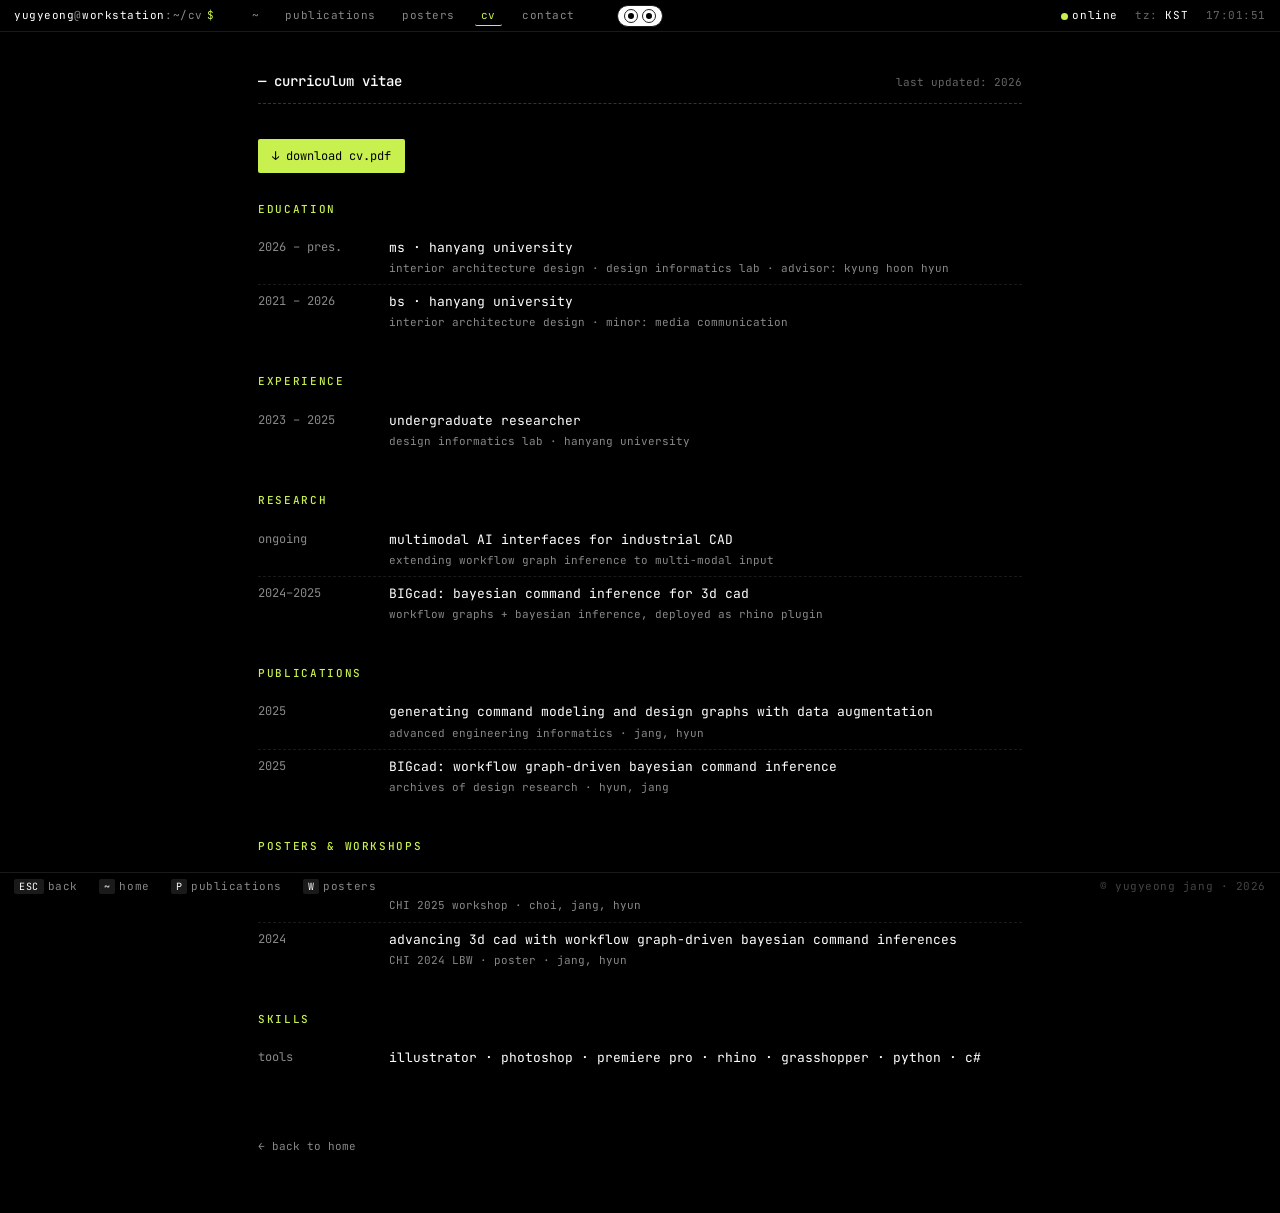
<file: cv.html>
<!DOCTYPE html>
<html lang="en">
<head>
<meta charset="UTF-8">
<meta name="viewport" content="width=device-width, initial-scale=1.0">
<title>cv · yugyeong jang</title>
<link rel="preconnect" href="https://fonts.googleapis.com">
<link rel="preconnect" href="https://fonts.gstatic.com" crossorigin>
<link href="https://fonts.googleapis.com/css2?family=JetBrains+Mono:wght@400;500&display=swap" rel="stylesheet">
<link rel="stylesheet" href="style.css">
<style>
  body { padding: 50px 0 36px; min-height: 100vh; }

  .container {
    max-width: 820px;
    margin: 0 auto;
    padding: 1.5rem 2rem;
  }

  .page-head {
    display: flex;
    justify-content: space-between;
    align-items: baseline;
    padding-bottom: 0.75rem;
    margin-bottom: 2.5rem;
    border-bottom: 1px dashed #333;
  }
  .page-head h1 {
    font-size: 14px;
    font-weight: 500;
    color: #fff;
  }
  .page-head .meta { font-size: 11px; color: #666; }

  .section {
    margin-bottom: 2.5rem;
  }
  .section h2 {
    font-size: 11px;
    color: #c8f04e;
    letter-spacing: 0.15em;
    margin-bottom: 1rem;
    font-weight: 500;
    text-transform: uppercase;
  }

  .row {
    display: grid;
    grid-template-columns: 110px 1fr;
    gap: 1.5rem;
    padding: 0.5rem 0;
    font-size: 13px;
    border-bottom: 1px dashed #1a1a1a;
  }
  .row:last-child { border-bottom: none; }
  .row .when { color: #888; font-size: 12px; }
  .row .what { color: #fff; line-height: 1.55; }
  .row .what .sub { color: #888; font-size: 11px; display: block; margin-top: 2px; }

  .download {
    display: inline-block;
    background: #c8f04e;
    color: #000 !important;
    padding: 8px 14px;
    border-radius: 2px;
    font-size: 12px;
    text-decoration: none !important;
    margin-bottom: 2rem;
  }
  .download:hover {
    background: #fff;
    color: #000 !important;
  }

  .back {
    display: inline-block;
    margin-top: 2rem;
    font-size: 11px;
    color: #888;
    text-decoration: none;
  }
  .back:hover { color: #c8f04e; background: none; }

  @media (max-width: 720px) {
    .container { padding: 1rem; }
    .row { grid-template-columns: 1fr; gap: 0.25rem; }
    .menubar nav { display: none; }
    .menubar .right span:not(.indicator-dot) { display: none; }
    .menubar .right .clock { display: inline; color: #fff; }
  }
</style>
</head>
<body>

  <div class="menubar">
    <span class="prompt">
      <span class="user">yugyeong</span><span class="at">@</span><span class="host">workstation</span><span class="at">:</span><span class="path">~/cv</span><span class="dollar">$</span>
    </span>
    <nav>
      <a href="index.html">~</a>
      <a href="publications.html">publications</a>
      <a href="workshops.html">posters</a>
      <a href="cv.html" class="active">cv</a>
      <a href="contact.html">contact</a>
    </nav>
    <div class="eyes" id="eyes">
      <div class="eye"><div class="pupil"></div></div>
      <div class="eye"><div class="pupil"></div></div>
    </div>
    <div class="right">
      <span><span class="indicator-dot"></span><span class="val">online</span></span>
      <span>tz: <span class="val">KST</span></span>
      <span class="clock" id="clock">--:--:--</span>
    </div>
  </div>


  <div class="container">

    <div class="page-head">
      <h1>— curriculum vitae</h1>
      <div class="meta">last updated: 2026</div>
    </div>

    <a href="cv.pdf" class="download" download>↓ download cv.pdf</a>


    <div class="section">
      <h2>education</h2>
      <div class="row">
        <span class="when">2026 – pres.</span>
        <span class="what">
          ms · hanyang university
          <span class="sub">interior architecture design · design informatics lab · advisor: kyung hoon hyun</span>
        </span>
      </div>
      <div class="row">
        <span class="when">2021 – 2026</span>
        <span class="what">
          bs · hanyang university
          <span class="sub">interior architecture design · minor: media communication</span>
        </span>
      </div>
    </div>


    <div class="section">
      <h2>experience</h2>
      <div class="row">
        <span class="when">2023 – 2025</span>
        <span class="what">
          undergraduate researcher
          <span class="sub">design informatics lab · hanyang university</span>
        </span>
      </div>
    </div>


    <div class="section">
      <h2>research</h2>
      <div class="row">
        <span class="when">ongoing</span>
        <span class="what">
          multimodal AI interfaces for industrial CAD
          <span class="sub">extending workflow graph inference to multi-modal input</span>
        </span>
      </div>
      <div class="row">
        <span class="when">2024–2025</span>
        <span class="what">
          BIGcad: bayesian command inference for 3d cad
          <span class="sub">workflow graphs + bayesian inference, deployed as rhino plugin</span>
        </span>
      </div>
    </div>


    <div class="section">
      <h2>publications</h2>
      <div class="row">
        <span class="when">2025</span>
        <span class="what">
          generating command modeling and design graphs with data augmentation
          <span class="sub">advanced engineering informatics · jang, hyun</span>
        </span>
      </div>
      <div class="row">
        <span class="when">2025</span>
        <span class="what">
          BIGcad: workflow graph-driven bayesian command inference
          <span class="sub">archives of design research · hyun, jang</span>
        </span>
      </div>
    </div>


    <div class="section">
      <h2>posters &amp; workshops</h2>
      <div class="row">
        <span class="when">2025</span>
        <span class="what">
          toward AI-driven multimodal interfaces for industrial CAD modeling
          <span class="sub">CHI 2025 workshop · choi, jang, hyun</span>
        </span>
      </div>
      <div class="row">
        <span class="when">2024</span>
        <span class="what">
          advancing 3d cad with workflow graph-driven bayesian command inferences
          <span class="sub">CHI 2024 LBW · poster · jang, hyun</span>
        </span>
      </div>
    </div>


    <div class="section">
      <h2>skills</h2>
      <div class="row">
        <span class="when">tools</span>
        <span class="what">illustrator · photoshop · premiere pro · rhino · grasshopper · python · c#</span>
      </div>
    </div>


    <a href="index.html" class="back">← back to home</a>

  </div>


  <div class="keybar">
    <span class="key"><kbd>ESC</kbd>back</span>
    <span class="key"><kbd>~</kbd>home</span>
    <span class="key"><kbd>P</kbd>publications</span>
    <span class="key"><kbd>W</kbd>posters</span>
    <span class="right">© yugyeong jang · 2026</span>
  </div>


  <script>
    function tick() {
      const now = new Date();
      const h = String(now.getHours()).padStart(2, '0');
      const m = String(now.getMinutes()).padStart(2, '0');
      const s = String(now.getSeconds()).padStart(2, '0');
      const clk = document.getElementById('clock');
      if (clk) clk.textContent = `${h}:${m}:${s}`;
    }
    tick();
    setInterval(tick, 1000);

    // Eyes follow mouse
    const pupils = document.querySelectorAll('.menubar .pupil');
    document.addEventListener('mousemove', (e) => {
      pupils.forEach(pupil => {
        const eye = pupil.parentElement;
        const rect = eye.getBoundingClientRect();
        const cx = rect.left + rect.width / 2;
        const cy = rect.top + rect.height / 2;
        const dx = e.clientX - cx;
        const dy = e.clientY - cy;
        const angle = Math.atan2(dy, dx);
        const max = 3;
        const dist = Math.min(max, Math.hypot(dx, dy) / 30);
        const px = Math.cos(angle) * dist;
        const py = Math.sin(angle) * dist;
        pupil.style.transform = `translate(calc(-50% + ${px}px), calc(-50% + ${py}px))`;
      });
    });

    document.addEventListener('keydown', (e) => {
      if (e.metaKey || e.ctrlKey || e.altKey) return;
      const key = e.key.toLowerCase();
      if (e.key === 'Escape' || key === '~') { window.location.href = 'index.html'; return; }
      const routes = { 'p': 'publications.html', 'w': 'workshops.html', 'c': 'cv.html', 'm': 'contact.html' };
      if (routes[key]) window.location.href = routes[key];
    });
  </script>

</body>
</html>
</file>
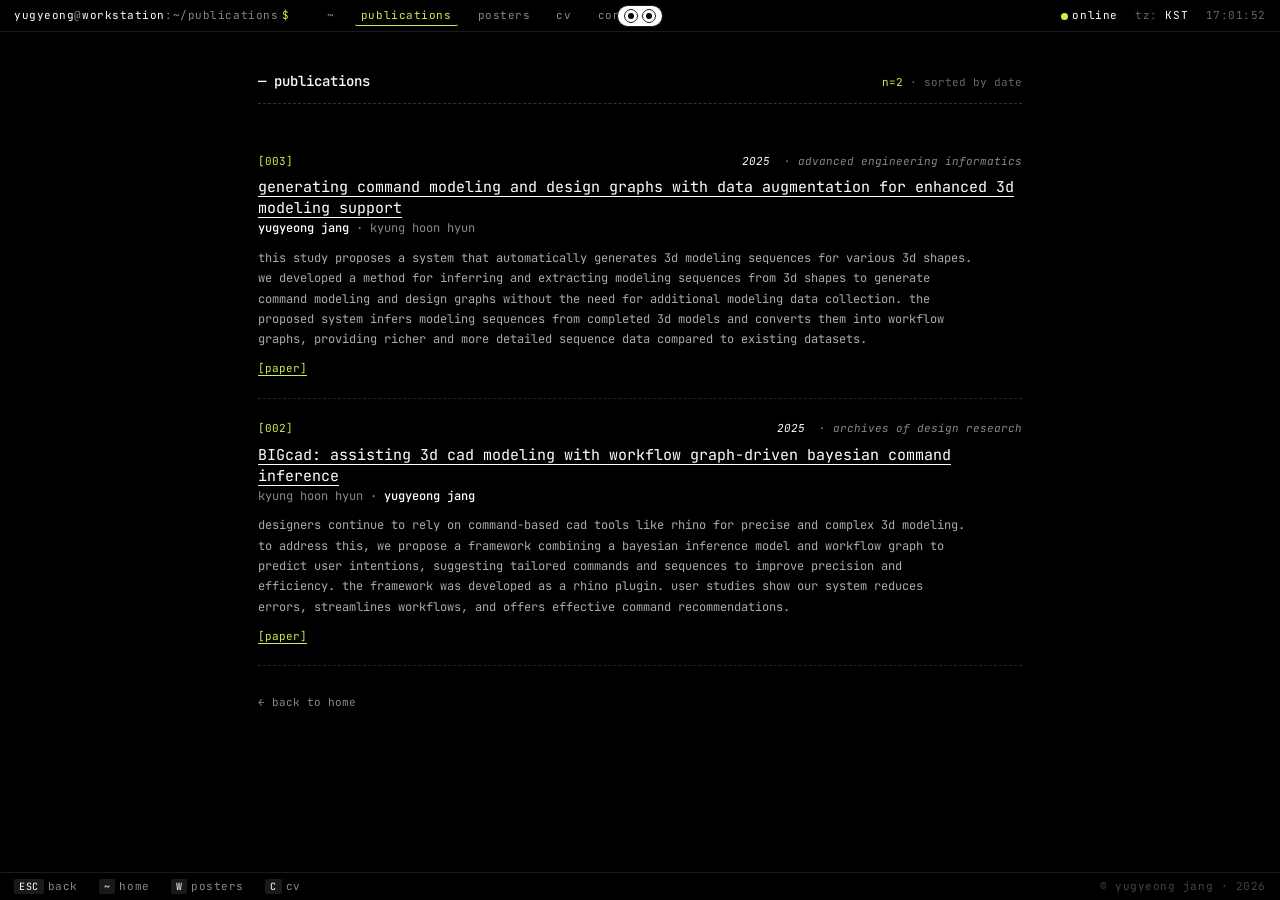
<file: publications.html>
<!DOCTYPE html>
<html lang="en">
<head>
<meta charset="UTF-8">
<meta name="viewport" content="width=device-width, initial-scale=1.0">
<title>publications · yugyeong jang</title>
<link rel="preconnect" href="https://fonts.googleapis.com">
<link rel="preconnect" href="https://fonts.gstatic.com" crossorigin>
<link href="https://fonts.googleapis.com/css2?family=JetBrains+Mono:wght@400;500&display=swap" rel="stylesheet">
<link rel="stylesheet" href="style.css">
<style>
  body { padding: 50px 0 36px; }

  .container {
    max-width: 820px;
    margin: 0 auto;
    padding: 1.5rem 2rem;
  }

  .page-head {
    display: flex;
    justify-content: space-between;
    align-items: baseline;
    padding-bottom: 0.75rem;
    margin-bottom: 2rem;
    border-bottom: 1px dashed #333;
  }
  .page-head h1 {
    font-size: 14px;
    font-weight: 500;
    color: #fff;
  }
  .page-head .meta {
    font-size: 11px;
    color: #666;
  }
  .page-head .meta .num { color: #c8f04e; }

  .pub {
    padding: 1.5rem 0;
    border-bottom: 1px dashed #222;
  }
  .pub:last-child { border-bottom: none; }

  .pub-header {
    display: flex;
    justify-content: space-between;
    align-items: baseline;
    margin-bottom: 0.6rem;
    gap: 1rem;
  }
  .pub-idx {
    color: #c8f04e;
    font-size: 11px;
    flex-shrink: 0;
  }
  .pub-venue {
    color: #888;
    font-size: 11px;
    font-style: italic;
    text-align: right;
  }
  .pub-year {
    color: #fff;
    margin-right: 0.5rem;
  }

  .pub-title {
    font-size: 15px;
    color: #fff;
    line-height: 1.4;
    margin-bottom: 0.5rem;
    text-decoration: underline;
    text-underline-offset: 4px;
  }
  .pub-title:hover {
    background: #fff;
    color: #000;
    text-decoration: none;
  }

  .pub-authors {
    font-size: 12px;
    color: #888;
    margin-bottom: 0.75rem;
  }
  .pub-authors .me { color: #fff; font-weight: 500; }

  .pub-abstract {
    font-size: 12px;
    color: #aaa;
    line-height: 1.7;
    margin-bottom: 0.75rem;
    max-width: 720px;
  }

  .pub-links {
    font-size: 11px;
  }
  .pub-links a {
    color: #c8f04e;
    margin-right: 0.75rem;
  }
  .pub-links a:hover {
    background: #c8f04e;
    color: #000;
    text-decoration: none;
  }

  .back {
    display: inline-block;
    margin-top: 2rem;
    font-size: 11px;
    color: #888;
    text-decoration: none;
  }
  .back:hover { color: #c8f04e; background: none; }

  @media (max-width: 720px) {
    .container { padding: 1rem; }
    .pub-header { flex-direction: column; align-items: flex-start; gap: 0.25rem; }
    .pub-venue { text-align: left; }
    .menubar nav { display: none; }
    .menubar .right span:not(.indicator-dot) { display: none; }
    .menubar .right .clock { display: inline; color: #fff; }
  }
</style>
</head>
<body>

  <!-- Menu bar -->
  <div class="menubar">
    <span class="prompt">
      <span class="user">yugyeong</span><span class="at">@</span><span class="host">workstation</span><span class="at">:</span><span class="path">~/publications</span><span class="dollar">$</span>
    </span>
    <nav>
      <a href="index.html">~</a>
      <a href="publications.html" class="active">publications</a>
      <a href="workshops.html">posters</a>
      <a href="cv.html">cv</a>
      <a href="contact.html">contact</a>
    </nav>
    <div class="eyes" id="eyes">
      <div class="eye"><div class="pupil"></div></div>
      <div class="eye"><div class="pupil"></div></div>
    </div>
    <div class="right">
      <span><span class="indicator-dot"></span><span class="val">online</span></span>
      <span>tz: <span class="val">KST</span></span>
      <span class="clock" id="clock">--:--:--</span>
    </div>
  </div>


  <div class="container">

    <div class="page-head">
      <h1>— publications</h1>
      <div class="meta"><span class="num">n=2</span> · sorted by date</div>
    </div>

    <!-- [003] Adv Eng Informatics 2025 -->
    <article class="pub">
      <div class="pub-header">
        <span class="pub-idx">[003]</span>
        <span class="pub-venue"><span class="pub-year">2025</span> · advanced engineering informatics</span>
      </div>
      <a class="pub-title" href="https://www.sciencedirect.com/science/article/pii/S1474034625005373" target="_blank">generating command modeling and design graphs with data augmentation for enhanced 3d modeling support</a>
      <div class="pub-authors"><span class="me">yugyeong jang</span> · kyung hoon hyun</div>
      <p class="pub-abstract">
        this study proposes a system that automatically generates 3d modeling sequences for various 3d shapes. we developed a method for inferring and extracting modeling sequences from 3d shapes to generate command modeling and design graphs without the need for additional modeling data collection. the proposed system infers modeling sequences from completed 3d models and converts them into workflow graphs, providing richer and more detailed sequence data compared to existing datasets.
      </p>
      <div class="pub-links">
        <a href="https://www.sciencedirect.com/science/article/pii/S1474034625005373" target="_blank">[paper]</a>
      </div>
    </article>

    <!-- [002] BIGcad / ADR 2025 -->
    <article class="pub">
      <div class="pub-header">
        <span class="pub-idx">[002]</span>
        <span class="pub-venue"><span class="pub-year">2025</span> · archives of design research</span>
      </div>
      <a class="pub-title" href="https://aodr.org/xml//45246/45246.pdf" target="_blank">BIGcad: assisting 3d cad modeling with workflow graph-driven bayesian command inference</a>
      <div class="pub-authors">kyung hoon hyun · <span class="me">yugyeong jang</span></div>
      <p class="pub-abstract">
        designers continue to rely on command-based cad tools like rhino for precise and complex 3d modeling. to address this, we propose a framework combining a bayesian inference model and workflow graph to predict user intentions, suggesting tailored commands and sequences to improve precision and efficiency. the framework was developed as a rhino plugin. user studies show our system reduces errors, streamlines workflows, and offers effective command recommendations.
      </p>
      <div class="pub-links">
        <a href="https://aodr.org/xml//45246/45246.pdf" target="_blank">[paper]</a>
      </div>
    </article>

    <!-- [001] CHI 2024 LBW moved to posters page -->

    <a href="index.html" class="back">← back to home</a>

  </div>


  <!-- Keybar -->
  <div class="keybar">
    <span class="key"><kbd>ESC</kbd>back</span>
    <span class="key"><kbd>~</kbd>home</span>
    <span class="key"><kbd>W</kbd>posters</span>
    <span class="key"><kbd>C</kbd>cv</span>
    <span class="right">© yugyeong jang · 2026</span>
  </div>


  <script>
    function tick() {
      const now = new Date();
      const h = String(now.getHours()).padStart(2, '0');
      const m = String(now.getMinutes()).padStart(2, '0');
      const s = String(now.getSeconds()).padStart(2, '0');
      const clk = document.getElementById('clock');
      if (clk) clk.textContent = `${h}:${m}:${s}`;
    }
    tick();
    setInterval(tick, 1000);

    // Eyes follow mouse
    const pupils = document.querySelectorAll('.menubar .pupil');
    document.addEventListener('mousemove', (e) => {
      pupils.forEach(pupil => {
        const eye = pupil.parentElement;
        const rect = eye.getBoundingClientRect();
        const cx = rect.left + rect.width / 2;
        const cy = rect.top + rect.height / 2;
        const dx = e.clientX - cx;
        const dy = e.clientY - cy;
        const angle = Math.atan2(dy, dx);
        const max = 3;
        const dist = Math.min(max, Math.hypot(dx, dy) / 30);
        const px = Math.cos(angle) * dist;
        const py = Math.sin(angle) * dist;
        pupil.style.transform = `translate(calc(-50% + ${px}px), calc(-50% + ${py}px))`;
      });
    });

    document.addEventListener('keydown', (e) => {
      if (e.metaKey || e.ctrlKey || e.altKey) return;
      const key = e.key.toLowerCase();
      if (e.key === 'Escape' || key === '~') { window.location.href = 'index.html'; return; }
      const routes = { 'p': 'publications.html', 'w': 'workshops.html', 'c': 'cv.html', 'm': 'contact.html' };
      if (routes[key]) window.location.href = routes[key];
    });
  </script>

</body>
</html>
</file>
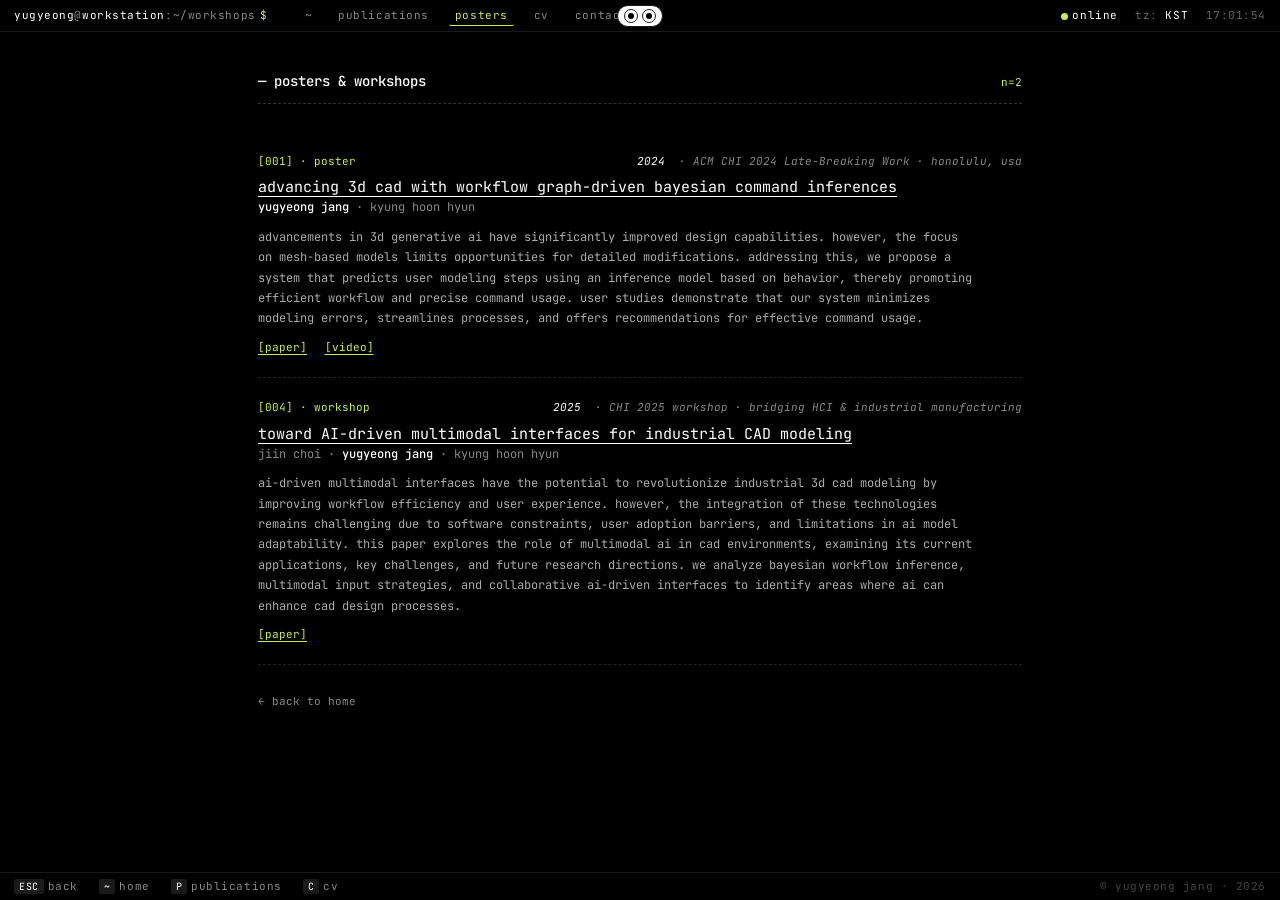
<file: workshops.html>
<!DOCTYPE html>
<html lang="en">
<head>
<meta charset="UTF-8">
<meta name="viewport" content="width=device-width, initial-scale=1.0">
<title>posters &amp; workshops · yugyeong jang</title>
<link rel="preconnect" href="https://fonts.googleapis.com">
<link rel="preconnect" href="https://fonts.gstatic.com" crossorigin>
<link href="https://fonts.googleapis.com/css2?family=JetBrains+Mono:wght@400;500&display=swap" rel="stylesheet">
<link rel="stylesheet" href="style.css">
<style>
  body { padding: 50px 0 36px; }

  .container {
    max-width: 820px;
    margin: 0 auto;
    padding: 1.5rem 2rem;
  }

  .page-head {
    display: flex;
    justify-content: space-between;
    align-items: baseline;
    padding-bottom: 0.75rem;
    margin-bottom: 2rem;
    border-bottom: 1px dashed #333;
  }
  .page-head h1 {
    font-size: 14px;
    font-weight: 500;
    color: #fff;
  }
  .page-head .meta { font-size: 11px; color: #666; }
  .page-head .meta .num { color: #c8f04e; }

  .pub {
    padding: 1.5rem 0;
    border-bottom: 1px dashed #222;
  }
  .pub:last-child { border-bottom: none; }

  .pub-header {
    display: flex;
    justify-content: space-between;
    align-items: baseline;
    margin-bottom: 0.6rem;
    gap: 1rem;
  }
  .pub-idx { color: #c8f04e; font-size: 11px; flex-shrink: 0; }
  .pub-venue {
    color: #888;
    font-size: 11px;
    font-style: italic;
    text-align: right;
  }
  .pub-year { color: #fff; margin-right: 0.5rem; }
  .pub-status {
    display: inline-block;
    background: #c8f04e;
    color: #000;
    padding: 1px 6px;
    border-radius: 2px;
    font-size: 10px;
    margin-left: 0.5rem;
  }

  .pub-title {
    font-size: 15px;
    color: #fff;
    line-height: 1.4;
    margin-bottom: 0.5rem;
    text-decoration: underline;
    text-underline-offset: 4px;
  }
  .pub-title:hover { background: #fff; color: #000; text-decoration: none; }

  .pub-authors {
    font-size: 12px;
    color: #888;
    margin-bottom: 0.75rem;
  }
  .pub-authors .me { color: #fff; font-weight: 500; }

  .pub-abstract {
    font-size: 12px;
    color: #aaa;
    line-height: 1.7;
    margin-bottom: 0.75rem;
    max-width: 720px;
  }

  .pub-links { font-size: 11px; }
  .pub-links a {
    color: #c8f04e;
    margin-right: 0.75rem;
  }
  .pub-links a:hover { background: #c8f04e; color: #000; text-decoration: none; }

  .back {
    display: inline-block;
    margin-top: 2rem;
    font-size: 11px;
    color: #888;
    text-decoration: none;
  }
  .back:hover { color: #c8f04e; background: none; }

  @media (max-width: 720px) {
    .container { padding: 1rem; }
    .pub-header { flex-direction: column; align-items: flex-start; gap: 0.25rem; }
    .pub-venue { text-align: left; }
    .menubar nav { display: none; }
    .menubar .right span:not(.indicator-dot) { display: none; }
    .menubar .right .clock { display: inline; color: #fff; }
  }
</style>
</head>
<body>

  <div class="menubar">
    <span class="prompt">
      <span class="user">yugyeong</span><span class="at">@</span><span class="host">workstation</span><span class="at">:</span><span class="path">~/workshops</span><span class="dollar">$</span>
    </span>
    <nav>
      <a href="index.html">~</a>
      <a href="publications.html">publications</a>
      <a href="workshops.html" class="active">posters</a>
      <a href="cv.html">cv</a>
      <a href="contact.html">contact</a>
    </nav>
    <div class="eyes" id="eyes">
      <div class="eye"><div class="pupil"></div></div>
      <div class="eye"><div class="pupil"></div></div>
    </div>
    <div class="right">
      <span><span class="indicator-dot"></span><span class="val">online</span></span>
      <span>tz: <span class="val">KST</span></span>
      <span class="clock" id="clock">--:--:--</span>
    </div>
  </div>


  <div class="container">

    <div class="page-head">
      <h1>— posters &amp; workshops</h1>
      <div class="meta"><span class="num">n=2</span></div>
    </div>

    <article class="pub">
      <div class="pub-header">
        <span class="pub-idx">[001] · poster</span>
        <span class="pub-venue"><span class="pub-year">2024</span> · ACM CHI 2024 Late-Breaking Work · honolulu, usa</span>
      </div>
      <a class="pub-title" href="https://dl.acm.org/doi/pdf/10.1145/3613905.3650895" target="_blank">advancing 3d cad with workflow graph-driven bayesian command inferences</a>
      <div class="pub-authors"><span class="me">yugyeong jang</span> · kyung hoon hyun</div>
      <p class="pub-abstract">
        advancements in 3d generative ai have significantly improved design capabilities. however, the focus on mesh-based models limits opportunities for detailed modifications. addressing this, we propose a system that predicts user modeling steps using an inference model based on behavior, thereby promoting efficient workflow and precise command usage. user studies demonstrate that our system minimizes modeling errors, streamlines processes, and offers recommendations for effective command usage.
      </p>
      <div class="pub-links">
        <a href="https://dl.acm.org/doi/pdf/10.1145/3613905.3650895" target="_blank">[paper]</a>
        <a href="https://www.youtube.com/watch?v=8WnKztnuq1s" target="_blank">[video]</a>
      </div>
    </article>

    <article class="pub">
      <div class="pub-header">
        <span class="pub-idx">[004] · workshop</span>
        <span class="pub-venue"><span class="pub-year">2025</span> · CHI 2025 workshop · bridging HCI &amp; industrial manufacturing</span>
      </div>
      <a class="pub-title" href="https://arxiv.org/pdf/2503.16824" target="_blank">toward AI-driven multimodal interfaces for industrial CAD modeling</a>
      <div class="pub-authors">jiin choi · <span class="me">yugyeong jang</span> · kyung hoon hyun</div>
      <p class="pub-abstract">
        ai-driven multimodal interfaces have the potential to revolutionize industrial 3d cad modeling by improving workflow efficiency and user experience. however, the integration of these technologies remains challenging due to software constraints, user adoption barriers, and limitations in ai model adaptability. this paper explores the role of multimodal ai in cad environments, examining its current applications, key challenges, and future research directions. we analyze bayesian workflow inference, multimodal input strategies, and collaborative ai-driven interfaces to identify areas where ai can enhance cad design processes.
      </p>
      <div class="pub-links">
        <a href="https://arxiv.org/pdf/2503.16824" target="_blank">[paper]</a>
      </div>
    </article>

    <a href="index.html" class="back">← back to home</a>

  </div>


  <div class="keybar">
    <span class="key"><kbd>ESC</kbd>back</span>
    <span class="key"><kbd>~</kbd>home</span>
    <span class="key"><kbd>P</kbd>publications</span>
    <span class="key"><kbd>C</kbd>cv</span>
    <span class="right">© yugyeong jang · 2026</span>
  </div>


  <script>
    function tick() {
      const now = new Date();
      const h = String(now.getHours()).padStart(2, '0');
      const m = String(now.getMinutes()).padStart(2, '0');
      const s = String(now.getSeconds()).padStart(2, '0');
      const clk = document.getElementById('clock');
      if (clk) clk.textContent = `${h}:${m}:${s}`;
    }
    tick();
    setInterval(tick, 1000);

    // Eyes follow mouse
    const pupils = document.querySelectorAll('.menubar .pupil');
    document.addEventListener('mousemove', (e) => {
      pupils.forEach(pupil => {
        const eye = pupil.parentElement;
        const rect = eye.getBoundingClientRect();
        const cx = rect.left + rect.width / 2;
        const cy = rect.top + rect.height / 2;
        const dx = e.clientX - cx;
        const dy = e.clientY - cy;
        const angle = Math.atan2(dy, dx);
        const max = 3;
        const dist = Math.min(max, Math.hypot(dx, dy) / 30);
        const px = Math.cos(angle) * dist;
        const py = Math.sin(angle) * dist;
        pupil.style.transform = `translate(calc(-50% + ${px}px), calc(-50% + ${py}px))`;
      });
    });

    document.addEventListener('keydown', (e) => {
      if (e.metaKey || e.ctrlKey || e.altKey) return;
      const key = e.key.toLowerCase();
      if (e.key === 'Escape' || key === '~') { window.location.href = 'index.html'; return; }
      const routes = { 'p': 'publications.html', 'w': 'workshops.html', 'c': 'cv.html', 'm': 'contact.html' };
      if (routes[key]) window.location.href = routes[key];
    });
  </script>

</body>
</html>
</file>
<file: style.css>
/* ============ RESET & BASE ============ */
* { box-sizing: border-box; margin: 0; padding: 0; }

html, body {
  background: #000;
  color: #fff;
  font-family: 'JetBrains Mono', 'Courier New', 'Consolas', monospace;
  font-size: 14px;
  line-height: 1.5;
}

a {
  color: #fff;
  text-decoration: underline;
  text-underline-offset: 3px;
}
a:hover {
  background: #fff;
  color: #000;
  text-decoration: none;
}

/* ============ TOP MENU BAR ============ */
.menubar {
  position: fixed;
  top: 0; left: 0; right: 0;
  height: 32px;
  background: #000;
  border-bottom: 1px solid #1a1a1a;
  display: flex;
  align-items: center;
  padding: 0 1rem;
  font-size: 11px;
  color: #888;
  z-index: 100;
  gap: 1.25rem;
  letter-spacing: 0.05em;
}
.menubar .prompt { color: #c8f04e; }
.menubar .prompt .user { color: #fff; }
.menubar .prompt .at, .menubar .prompt .path { color: #888; }
.menubar .prompt .host { color: #fff; }
.menubar .prompt .dollar { color: #c8f04e; margin-left: 4px; }

.menubar nav {
  display: flex;
  gap: 1rem;
  margin-left: 1rem;
}
.menubar nav a {
  color: #888;
  text-decoration: none;
  padding: 2px 6px;
  border-radius: 2px;
  transition: all 0.15s;
}
.menubar nav a:hover {
  color: #000;
  background: #c8f04e;
}
.menubar nav a.active {
  color: #c8f04e;
  border-bottom: 1px solid #c8f04e;
}

.menubar .right {
  margin-left: auto;
  display: flex;
  align-items: center;
  gap: 1.25rem;
}
.menubar .right span { color: #666; }
.menubar .right .val { color: #fff; }
.menubar .indicator-dot {
  display: inline-block;
  width: 7px; height: 7px;
  background: #c8f04e;
  border-radius: 50%;
  margin-right: 4px;
  vertical-align: middle;
  animation: pulse 2s ease-in-out infinite;
}
@keyframes pulse {
  0%, 100% { opacity: 1; }
  50% { opacity: 0.3; }
}

/* Eyes (center of menubar, follow mouse) */
.menubar .eyes {
  position: absolute;
  left: 50%;
  top: 50%;
  transform: translate(-50%, -50%);
  display: flex;
  align-items: center;
  gap: 4px;
  background: #fff;
  padding: 3px 6px;
  border-radius: 999px;
  border: 1px solid #1a1a1a;
}
.menubar .eye {
  width: 14px;
  height: 14px;
  background: #fff;
  border: 1px solid #222;
  border-radius: 50%;
  position: relative;
  overflow: hidden;
}
.menubar .pupil {
  position: absolute;
  top: 50%;
  left: 50%;
  width: 6px;
  height: 6px;
  background: #000;
  border-radius: 50%;
  transform: translate(-50%, -50%);
  transition: transform 0.05s linear;
}
@media (max-width: 900px) {
  .menubar .eyes { display: none; }
}

/* ============ FOOTER KEYBOARD BAR ============ */
.keybar {
  position: fixed;
  bottom: 0; left: 0; right: 0;
  height: 28px;
  background: #000;
  border-top: 1px solid #1a1a1a;
  display: flex;
  align-items: center;
  padding: 0 1rem;
  font-size: 11px;
  color: #666;
  z-index: 100;
  gap: 1.5rem;
  letter-spacing: 0.05em;
  overflow-x: auto;
  white-space: nowrap;
}
.keybar .key { color: #888; }
.keybar .key kbd {
  background: #1a1a1a;
  color: #fff;
  padding: 1px 5px;
  border-radius: 2px;
  font-family: inherit;
  font-size: 10px;
  margin-right: 4px;
}
.keybar .right {
  margin-left: auto;
  color: #444;
}

/* ============ SHARED WIDGET STYLES ============ */
.widget {
  margin-bottom: 1.5rem;
  padding-bottom: 1rem;
  border-bottom: 1px dashed #222;
}
.widget:last-child { border-bottom: none; }
.widget h4 {
  font-size: 10px;
  color: #888;
  letter-spacing: 0.15em;
  margin-bottom: 0.6rem;
  font-weight: 400;
  text-transform: uppercase;
}

.stat-row {
  display: flex;
  justify-content: space-between;
  padding: 1px 0;
  font-size: 11px;
}
.stat-row .l { color: #888; }
.stat-row .v { color: #fff; font-variant-numeric: tabular-nums; }
.stat-row .v.zero { color: #444; }
.stat-row .v.active { color: #c8f04e; }
</file>
